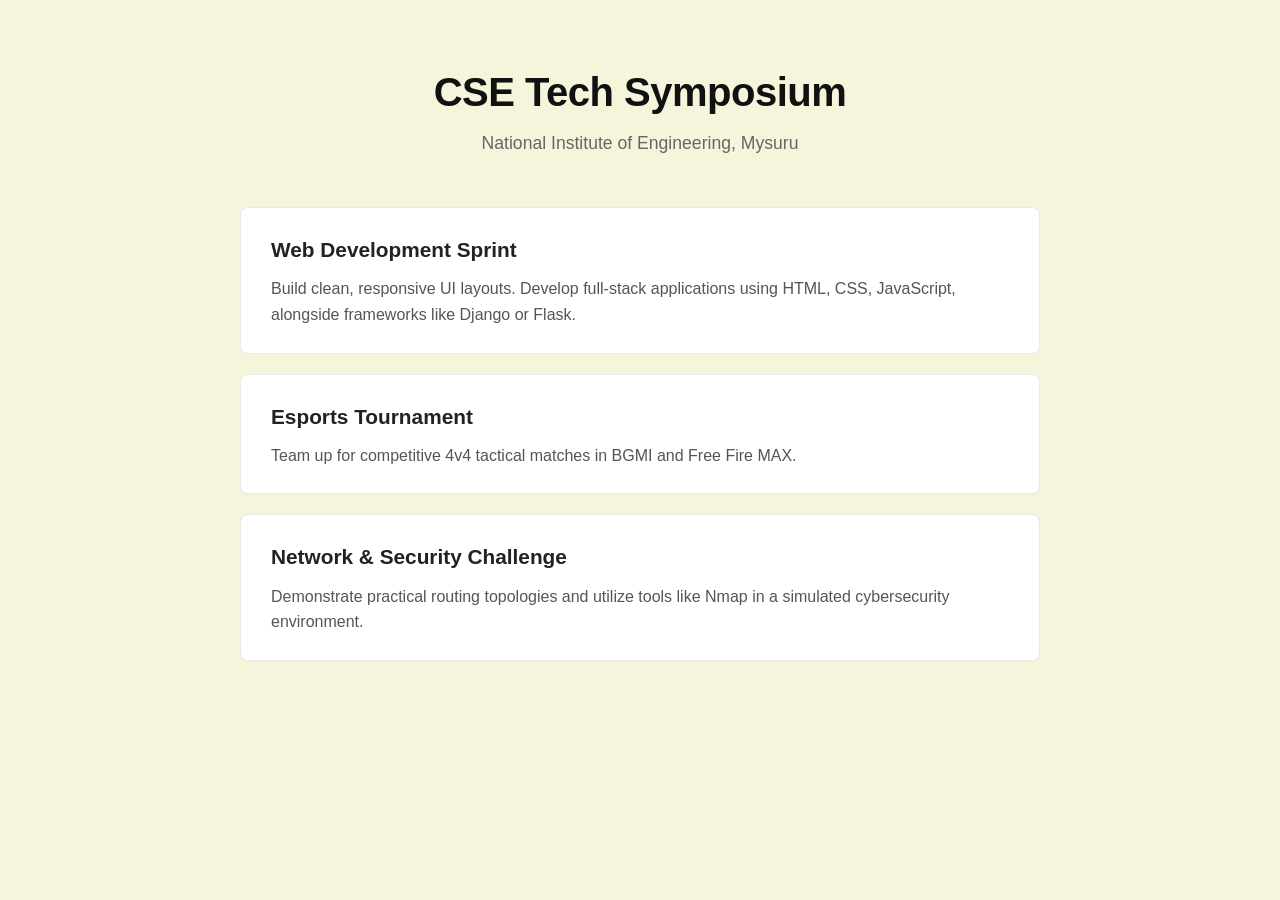
<file: index.html>
<!DOCTYPE html>
<html lang="en">
<head>
    <meta charset="UTF-8">
    <meta name="viewport" content="width=device-width, initial-scale=1.0">
    <title>Tech Symposium 2026</title>
    <link rel="stylesheet" href="tech.css">
</head>
<body>
    <div class="container">
        <header>
            <h1>CSE Tech Symposium</h1>
            <p class="subtitle">National Institute of Engineering, Mysuru</p>
        </header>

        <div class="event-list">
            <div class="event-item">
                <h2>Web Development Sprint</h2>
                <p>Build clean, responsive UI layouts. Develop full-stack applications using HTML, CSS, JavaScript, alongside frameworks like Django or Flask.</p>
            </div>
            
            <div class="event-item">
                <h2>Esports Tournament</h2>
                <p>Team up for competitive 4v4 tactical matches in BGMI and Free Fire MAX.</p>
            </div>

            <div class="event-item">
                <h2>Network & Security Challenge</h2>
                <p>Demonstrate practical routing topologies and utilize tools like Nmap in a simulated cybersecurity environment.</p>
            </div>
        </div>

    </div>
</body>
</html>
</file>
<file: tech.css>
/* Minimalist Base Styles */
body {
    font-family: -apple-system, BlinkMacSystemFont, "Segoe UI", Roboto, Helvetica, Arial, sans-serif;
    color: #333;
    background-color: beige;
    line-height: 1.6;
    margin: 0;
    padding: 0;
}

/* Centered Container */
.container {
    max-width: 800px;
    margin: 60px auto;
    padding: 0 20px;
}

/* Header */
header {
    text-align: center;
    margin-bottom: 50px;
}

h1 {
    font-size: 2.5rem;
    margin-bottom: 5px;
    color: #111;
    letter-spacing: -0.5px;
}

.subtitle {
    color: #666;
    font-size: 1.1rem;
    margin-top: 0;
}

/* Simple Grid for Events */
.event-list {
    display: grid;
    gap: 20px;
}

/* Clean Event Cards */
.event-item {
    background: #ffffff;
    padding: 25px 30px;
    border: 1px solid #eaeaea;
    border-radius: 8px;
    box-shadow: 0 2px 4px rgba(0,0,0,0.02);
}

.event-item h2 {
    margin-top: 0;
    font-size: 1.3rem;
    color: #222;
    margin-bottom: 10px;
}

.event-item p {
    margin: 0;
    color: #555;
    font-size: 1rem;
}

/* Minimal Footer */
footer {
    text-align: center;
    margin-top: 60px;
    padding-top: 20px;
    border-top: 1px solid #eaeaea;
    color: #8b8080;
    font-size: 0.9rem;
}
</file>
